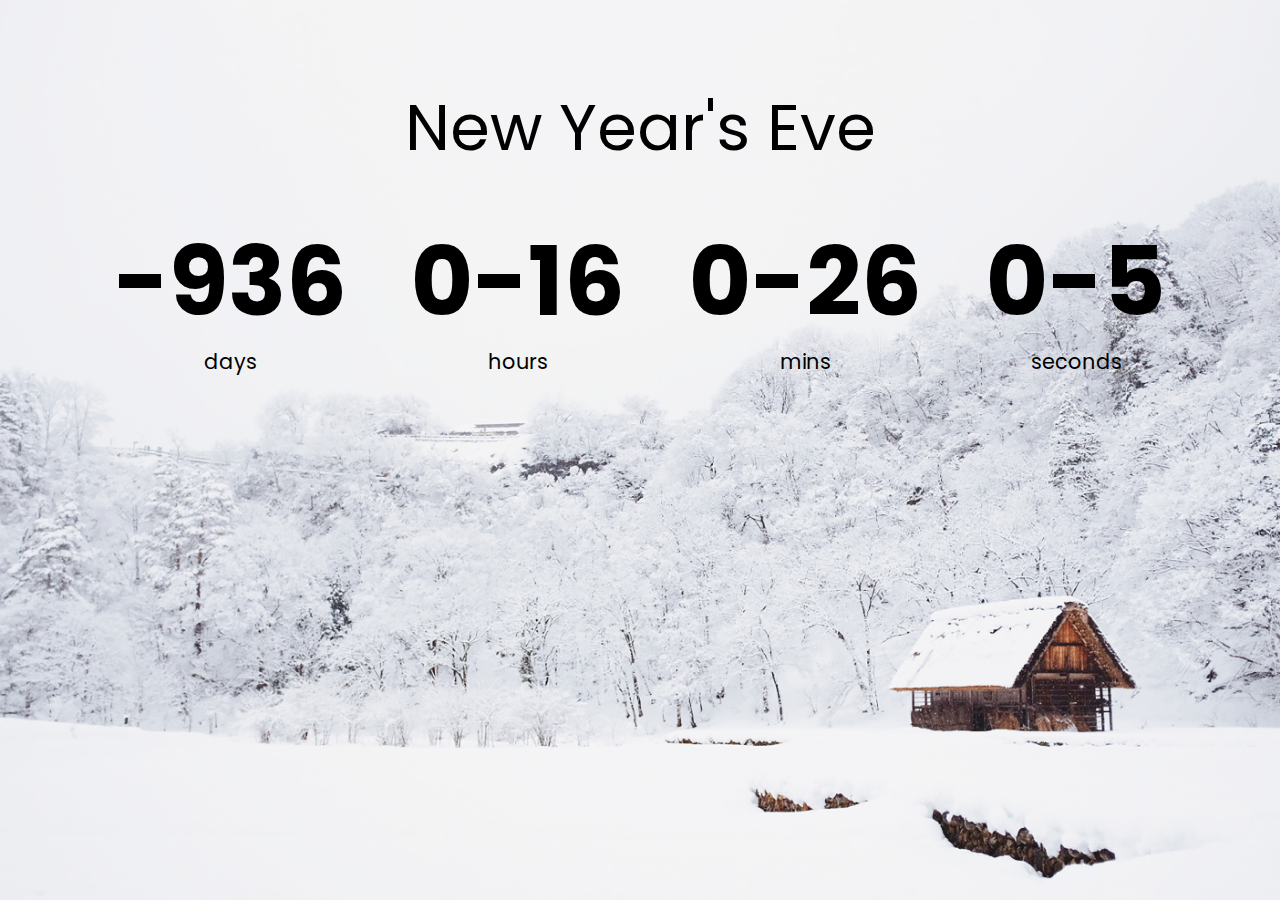
<file: countdown-timer/index.html>
<!DOCTYPE html>
<html lang="en">
    <head>
        <meta charset="UTF-8">
        <meta name="viewport" content="width=device-width, initial-scale=1.0">
        <title>Countdown Timer</title>
        <link rel="stylesheet" href="style.css">
        <script src="script.js" defer></script>
    </head>
    <body>
        <h1>New Year's Eve</h1>

        <div class="countdown-container">
            <div class="countdown-el days-c">
                <p class="big-text" id="days">0</p>
                <span>days</span>
            </div>
            <div class="countdown-el hours-c">
                <p class="big-text" id="hours">0</p>
                <span>hours</span>
            </div>
            <div class="countdown-el mins-c">
                <p class="big-text" id="mins">0</p>
                <span>mins</span>
            </div>
            <div class="countdown-el seconds-c">
                <p class="big-text" id="seconds">0</p>
                <span>seconds</span>
            </div>
        </div>
    </body>
</html>
</file>
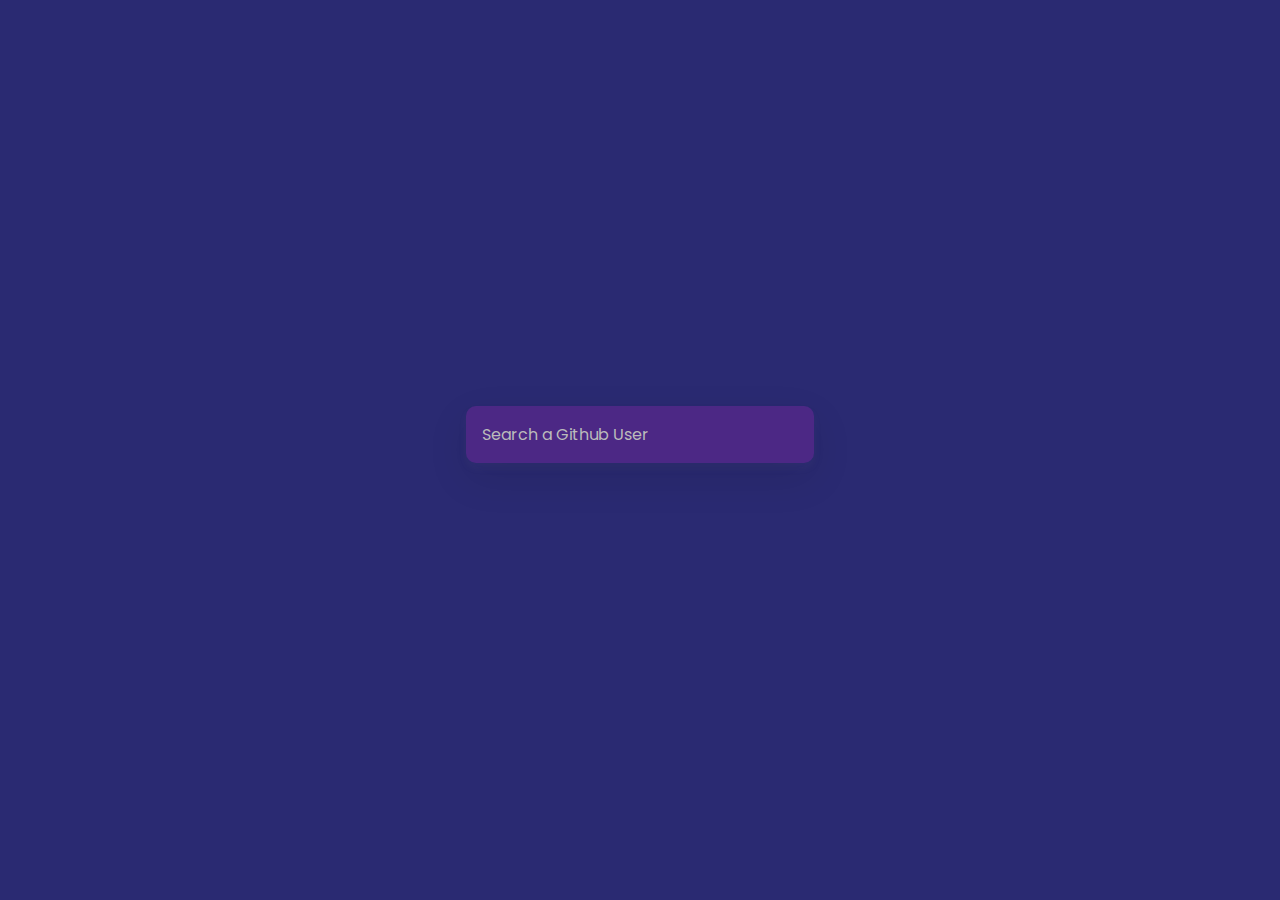
<file: github-profiles/index.html>
<!DOCTYPE html>
<html lang="en">
    <head>
        <meta charset="UTF-8">
        <meta name="viewport" content="width=device-width, initial-scale=1.0">
        <title>Github Profiles</title>
        <link rel="stylesheet" href="style.css">
        <script src="script.js" defer></script>
    </head>
    <body>
        <form id="form">
            <input type="text" id="search" placeholder="Search a Github User" />
        </form>
        <main id="main"></main>
    </body>
</html>
</file>
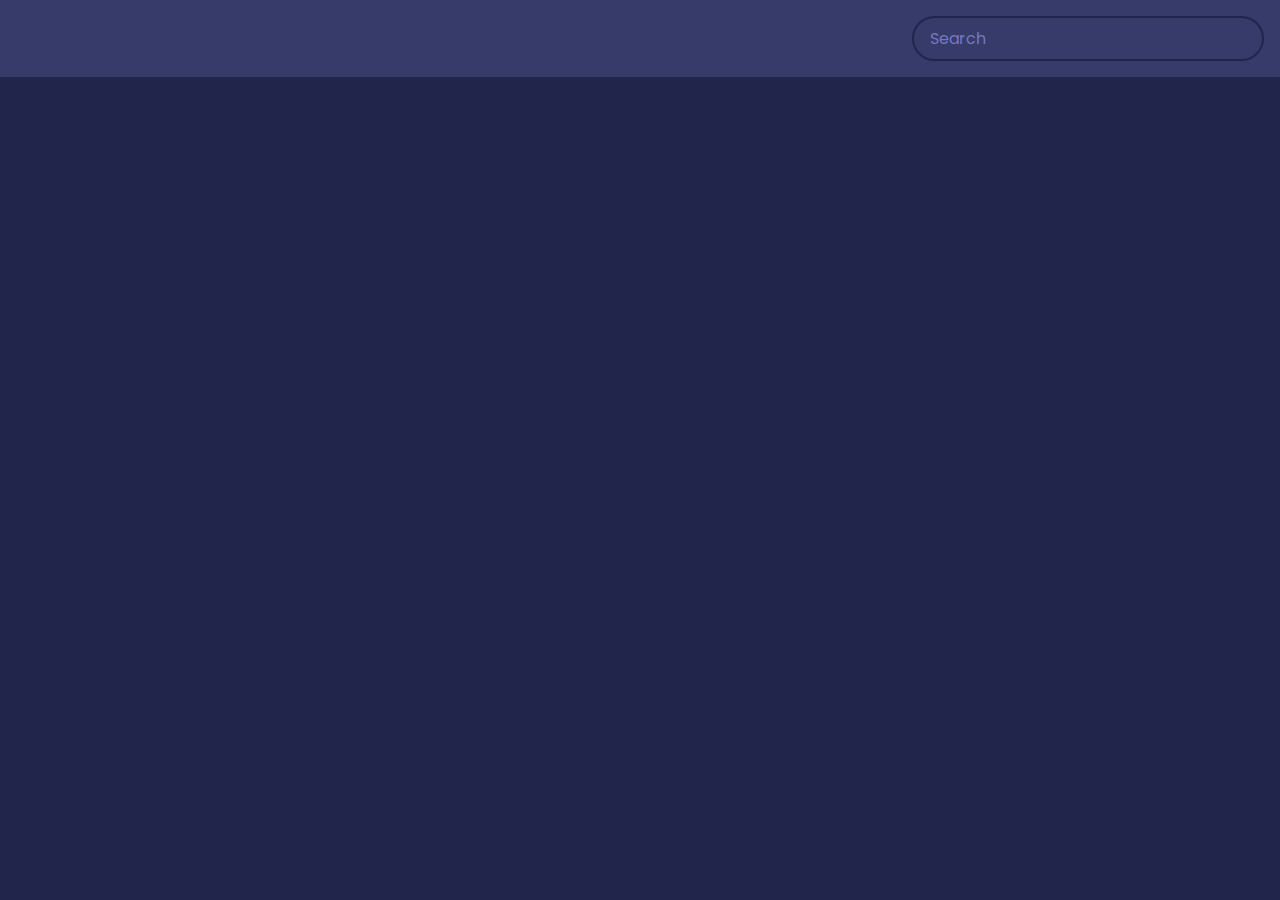
<file: movie-app/index.html>
<!DOCTYPE html>
<html lang="en">
    <head>
        <meta charset="UTF-8">
        <meta name="viewport" content="width=device-width, initial-scale=1.0">
        <title>Movie App</title>
        <link rel="stylesheet" href="style.css">
        <script src="script.js" defer></script>
    </head>
    <body>
        <header>
            <form id="form">
                <input
                    type="text"
                    id="search"
                    class="search"
                    placeholder="Search"
                />
            </form>
        </header>
        <main id="main"></main>
    </body>
</html>
</file>
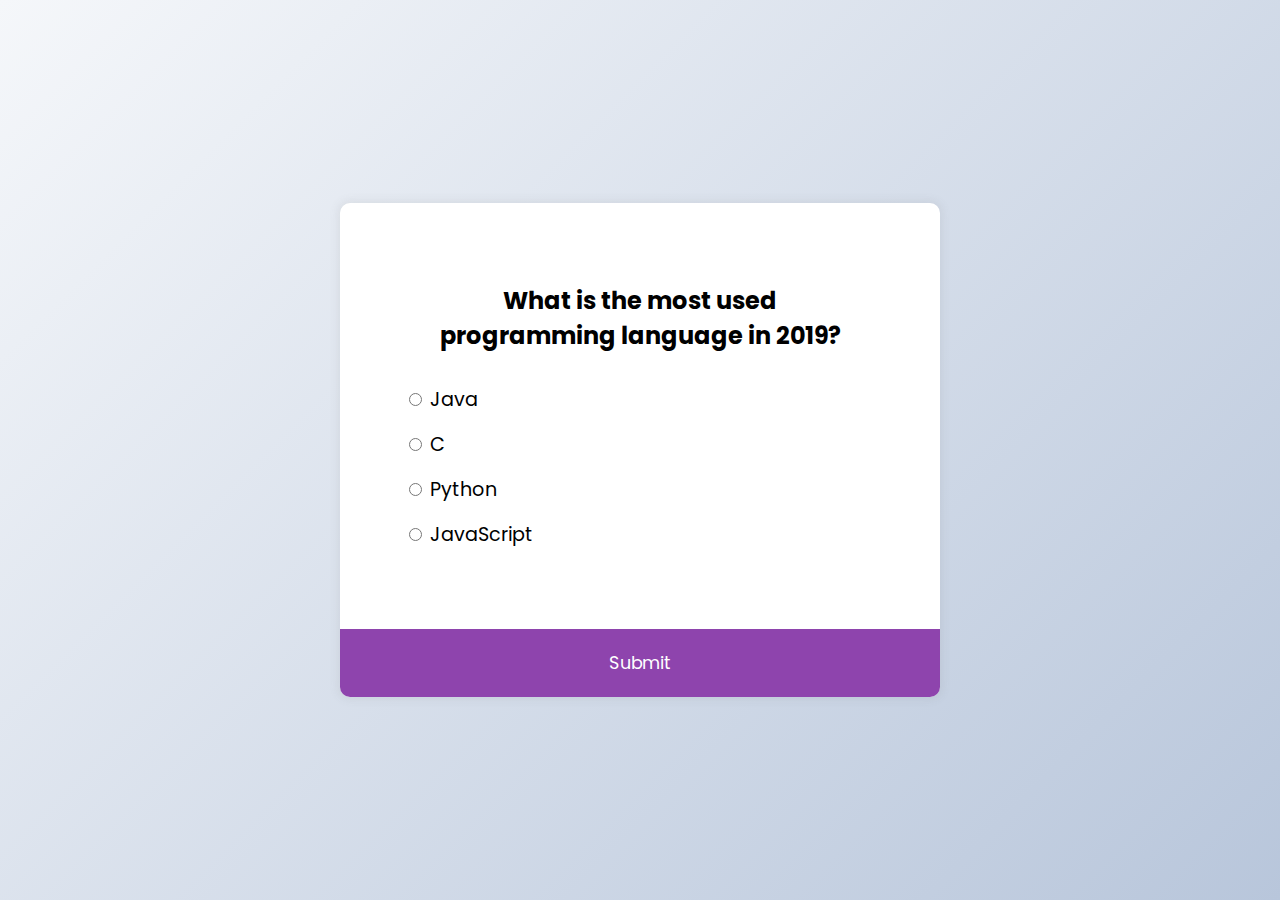
<file: quiz-app/index.html>
<!DOCTYPE html>
<html lang="en">
    <head>
        <meta charset="UTF-8">
        <meta name="viewport" content="width=device-width, initial-scale=1.0">
        <title>Quiz App</title>
        <link rel="stylesheet" href="style.css">
        <script src="script.js" defer></script>
    </head>
    <body>
        <div class="quiz-container" id="quiz">
            <div class="quiz-header">
                <h2 id="question">Question Text</h2>
                <ul>
                    <li>
                        <input
                            type="radio"
                            id="a"
                            name="answer"
                            class="answer"
                        />
                        <label id="a_text" for="a">Question</label>
                    </li>
                    <li>
                        <input
                            type="radio"
                            id="b"
                            name="answer"
                            class="answer"
                        />
                        <label id="b_text" for="">Question</label>
                    </li>
                    <li>
                        <input
                            type="radio"
                            id="c"
                            name="answer"
                            class="answer"
                        />
                        <label id="c_text" for="c">Question</label>
                    </li>
                    <li>
                        <input
                            type="radio"
                            id="d"
                            name="answer"
                            class="answer"
                        />
                        <label id="d_text" for="d">Question</label>
                    </li>
                </ul>
            </div>
            <button id="submit">Submit</button>
        </div>
    </body>
</html>
</file>
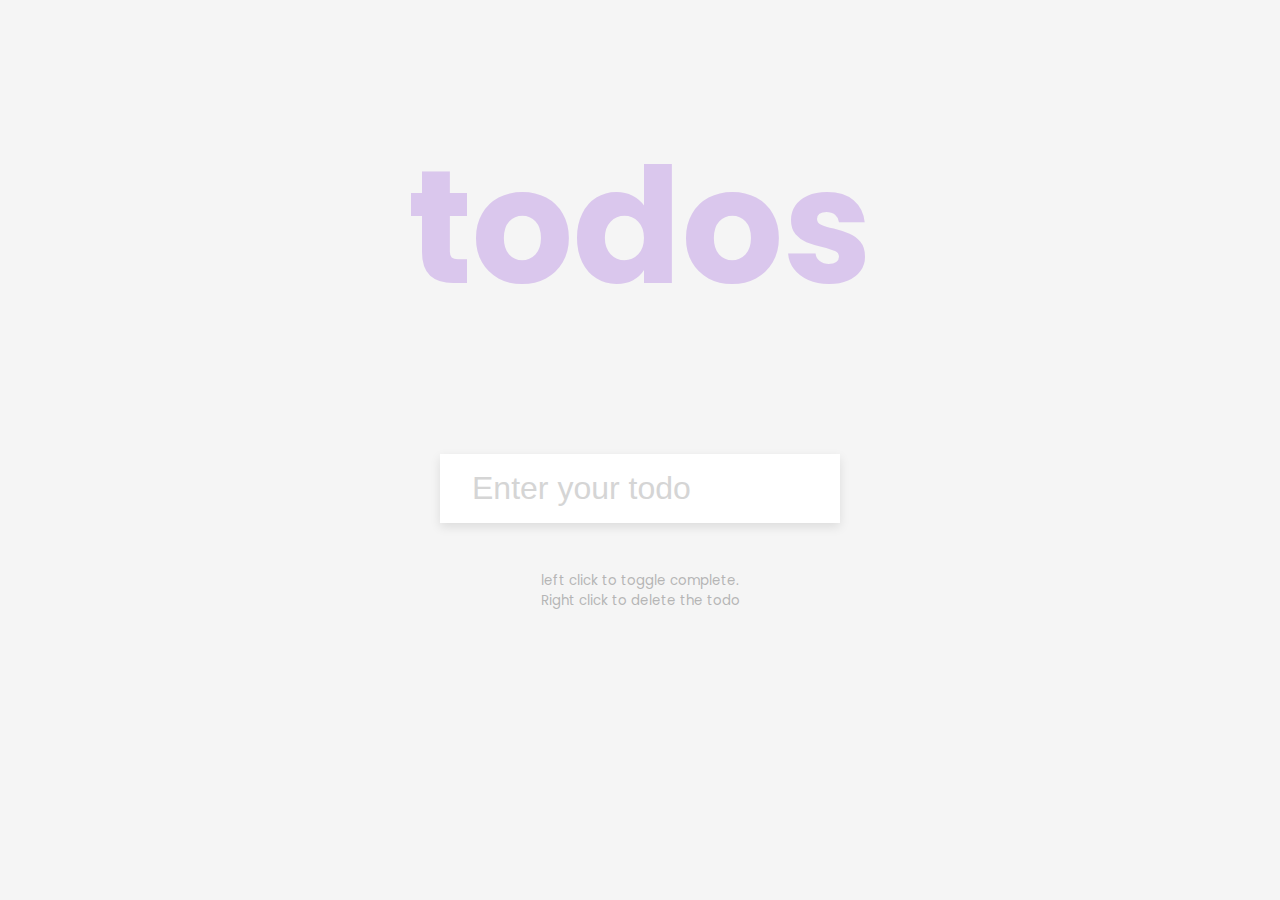
<file: todo-app/index.html>
<!DOCTYPE html>
<html lang="en">
    <head>
        <meta charset="UTF-8">
        <meta name="viewport" content="width=device-width, initial-scale=1.0">
        <title>ToDo App</title>
        <link rel="stylesheet" href="style.css">
        <script src="script.js" defer></script>
    </head>
    <body>
        <h1>todos</h1>
        <form id="form">
            <input
                type="text"
                id="input"
                class="input"
                placeholder="Enter your todo"
                autocomplete="off"
            />
            <ul class="todos" id="todos"></ul>
        </form>
        <small>
            left click to toggle complete. <br/> Right click to delete the todo
        </small>
    </body>
</html>
</file>
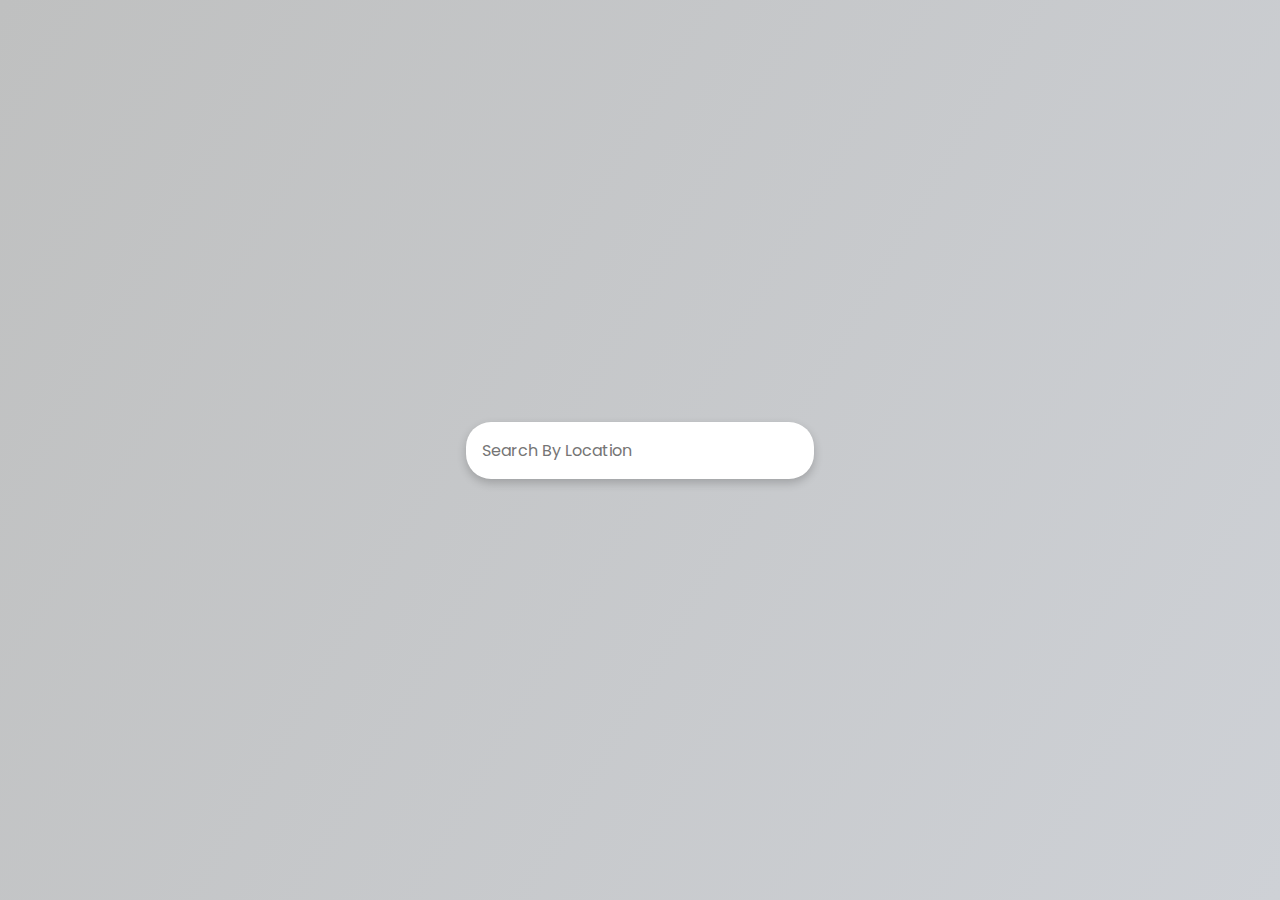
<file: weather-app/index.html>
<!DOCTYPE html>
<html lang="en">
    <head>
        <meta charset="UTF-8">
        <meta name="viewport" content="width=device-width, initial-scale=1.0">
        <title>Weather App</title>
        <link rel="stylesheet" href="style.css">
        <script src="script.js" defer></script>
    </head>
    <body>
        <form id="form">
            <input
                type="text"
                id="search"
                placeholder="Search By Location"
                autocomplete="off"
            />
        </form>
        <main id="main"></main>
    </body>
</html>
</file>
<file: countdown-timer/style.css>
@import url('https://fonts.googleapis.com/css2?family=Poppins:wght@200;400;600&display=swap');

*{
    box-sizing: border-box;
}

body{
    background-image: url("./snow.jpg");
    background-size: cover;
    min-height: 100vh;
    background-position: center center;
    display: flex;
    flex-direction: column;
    align-items: center;
    font-family: "Poppins", sans-serif;
    margin: 0;
}

h1{
    font-weight: normal;
    font-size: 4rem;
    margin-top: -10rem;
    margin-top: 5rem;
}

.countdown-container{
    flex-wrap: wrap;
    display: flex;
    align-items: center;
    justify-content: center;
}

.big-text{
    font-weight: bold;
    font-size: 6rem;
    line-height: 1;
    margin: 1rem 2rem;
}

.countdown-el{
    text-align: center;
}

.countdown-el span{
    font-size: 1.3rem;
}
</file>
<file: github-profiles/style.css>
@import url('https://fonts.googleapis.com/css2?family=Poppins:wght@200;400;600&display=swap');

*{
    box-sizing: border-box;
}

body{
    background-color: #2a2a72;
    background-image: linear-gradi5ent(315deg, #2a2a72 0%, #2e2a68 74%);
    display: flex;
    flex-direction: column;
    align-items: center;
    justify-content: center;
    font-family: "Poppins", sans-serif;
    margin: 0;
    min-height: 100vh;
}

input{
    background-color: #4c2885;
    border-radius: 10px;
    border: none;
    box-shadow: 0 5px 10px rgba(154, 160, 185, 0.05),
                0 15px 40px rgba(0, 0, 0, 0.1);
    color: white;
    font-family: inherit;
    font-size: 1rem;
    padding: 1rem;
    margin-bottom: 2rem;
}

input::placeholder{
    color: #bbb;
}

input:focus{
    outline:none;
}

.card{
    background-color: #4c2885;
    background-image: linear-gradient(315deg, #4c2885 0%, #4c11ac 74%);
    border-radius: 20px;
    box-shadow: 0 5px 10px rgba(154, 160, 185, 0.05),
                0 15px 40px rgba(0, 0, 0, 0.1);
    display: flex;
    padding: 3rem;
    max-width: 800px;
}

.avatar{
    border: 10px solid #2a2a72;
    border-radius: 50%;
    height: 150px;
    width: 150px;
}

.user-info{
    color: #eee;
    margin-left: 2rem;
}

.user-info h2{
    margin-top: 0;
}

.user-info ul{
    display: flex;
    justify-content: space-between;
    list-style-type: none;
    padding: 0;
    max-width: 400px;
}

.user-info ul li{
    display: flex;
    align-items: center;
}

.user-info ul li strong{
    font-size: 0.9rem;
    margin-left: 0.5rem;
}

.repo{
    background-color: #2a2a72;
    border-radius: 5px;
    display: inline-block;
    color: white;
    font-size: 0.7rem;
    padding: 0.25rem 0.5rem;
    margin-right: 0.5rem;
    margin-bottom: 0.5rem;
    text-decoration: none;
}
</file>
<file: movie-app/style.css>
@import url("https://fonts.googleapis.com/css2?family=Poppins:wght@200;400;600&display=swap");

* {
    box-sizing: border-box;
}

body {
    background-color: #22254b;
    font-family: "Poppins", sans-serif;
    margin: 0;
}

header {
    background-color: #373b69;
    display: flex;
    justify-content: flex-end;
    padding: 1rem;
}

.search {
    background-color: transparent;
    border: 2px solid #22254b;
    border-radius: 50px;
    color: #fff;
    font-family: inherit;
    font-size: 1rem;
    padding: 0.5rem 1rem;
}

.search::placeholder {
    color: #7378c5;
}

.search:focus {
    background-color: #22254b;
    outline: none;
}

main {
    display: flex;
    flex-wrap: wrap;
}

.movie {
    background-color: #373b69;
    border-radius: 3px;
    box-shadow: 0 4px 5px rgba(0, 0, 0, 0.2);
    overflow: hidden;
    position: relative;
    margin: 1rem;
    width: 300px;
}

.movie img {
    width: 100%;
}

.movie-info {
    color: #eee;
    display: flex;
    align-items: center;
    justify-content: space-between;
    padding: 0.5rem 1rem 1rem;
    letter-spacing: 0.5px;
}

.movie-info h3 {
    margin: 0;
}

.movie-info span {
    background-color: #22254b;
    border-radius: 3px;
    font-weight: bold;
    padding: 0.25rem 0.5rem;
}
.movie-info span.green {
    color: rgb(39, 189, 39);
}

.movie-info span.orange {
    color: orange;
}

.movie-info span.red {
    color: rgb(189, 42, 42);
}

.overview {
    background-color: #fff;
    padding: 2rem;
    position: absolute;
    max-height: 100%;
    overflow: auto;
    left: 0;
    bottom: 0;
    right: 0;
    transform: translateY(101%);
    transition: transform 0.3s ease-in;
}

.overview h3 {
    margin-top: 0;
}

.movie:hover .overview {
    transform: translateY(0);
}
</file>
<file: quiz-app/style.css>
@import url('https://fonts.googleapis.com/css2?family=Poppins:wght@200;400;600&display=swap');

*{
    box-sizing: border-box;
}

body{
    background-color: #b8c6db;
    background-image: linear-gradient(315deg, #b8c6db 0%, #f5f7fa 100%);
    display: flex;
    align-items: center;
    justify-content: center;
    font-family: "Poppins", sans-serif;
    margin: 0;
    min-height: 100vh;
}

.quiz-container{
    background-color: #fff;
    border-radius: 10px;
    box-shadow: 0 0 10px 2px rgba(100, 100, 100, 0.1);
    overflow: hidden;
    width: 600px;
    max-width: 100%;
}

.quiz-header{
    padding: 4rem;
}

h2{
    padding: 1rem;
    text-align: center;
    margin: 0;
}

ul{
    list-style-type: none;
    padding: 0;
}

ul li{
    font-size: 1.2rem;
    margin: 1rem 0;
}

ul li label{
    cursor: pointer;
}

button{
    background-color: #8e44ad;
    border: none;
    color: white;
    cursor: pointer;
    display: block;
    font-family: inherit;
    font-size: 1.1rem;
    width: 100%;
    padding: 1.3rem;
}

button:hover{
    background-color: #732d91;
}

button:focus{
    background-color: #5e3370;
    outline: none;
}
</file>
<file: todo-app/style.css>
@import url('https://fonts.googleapis.com/css2?family=Poppins:wght@200;400;600&display=swap');

*{
    box-sizing: border-box;
}

body{
    background-color: #f5f5f5;
    color: #444;
    display: flex;
    align-items: center;
    flex-direction: column;
    font-family: "Poppins", sans-serif;
    margin: 0;
    min-height: 100vh;
}

h1{
    color: rgb(179, 131, 226);
    font-size: 10rem;
    text-align: center;
    opacity: 0.4;
}

form{
    box-shadow: 0 4px 10px rgba(0, 0, 0, 0.1);
    max-width: 100%;
    width: 400px;
}

.input{
    border: none;
    color: #444;
    font-size: 2rem;
    padding: 1rem 2rem;
    display: block;
    width: 100%;
}

.input::placeholder{
    color: #d5d5d5;
}

.todos{
    background-color: #fff;
    padding: 0;
    margin: 0;
    list-style-type: none;
}

.todos l1{
    border-top: 1px solid #e5e5e5;
    cursor: pointer;
    font-size: 1.5rem;
    padding: 1rem 2rem;
}

.todos li.completed{
    color: #b6b6b6;
    text-decoration: line-through;
}

small{
    color: #b5b5b5;
    margin-top: 3rem;
    text-align: center;
}
</file>
<file: weather-app/style.css>
@import url("https://fonts.googleapis.com/css2?family=Poppins:wght@200;400;600&display=swap");

* {
    box-sizing: border-box;
}

body {
    background: linear-gradient(300deg, #ced1d6, #bfc0c0);
    font-family: "Poppins", sans-serif;
    display: flex;
    flex-direction: column;
    align-items: center;
    justify-content: center;
    margin: 0;
    min-height: 100vh;
}

input {
    background-color: #fff;
    border: none;
    border-radius: 25px;
    box-shadow: 0 4px 10px rgba(0, 0, 0, 0.2);
    font-family: inherit;
    font-size: 1rem;
    padding: 1rem;
    min-width: 300px;
}

input:focus {
    outline: none;
}

.weather {
    font-size: 2rem;
    text-align: center;
}

.weather h2 {
    display: flex;
    align-items: center;
    margin-bottom: 0;
}
</file>
